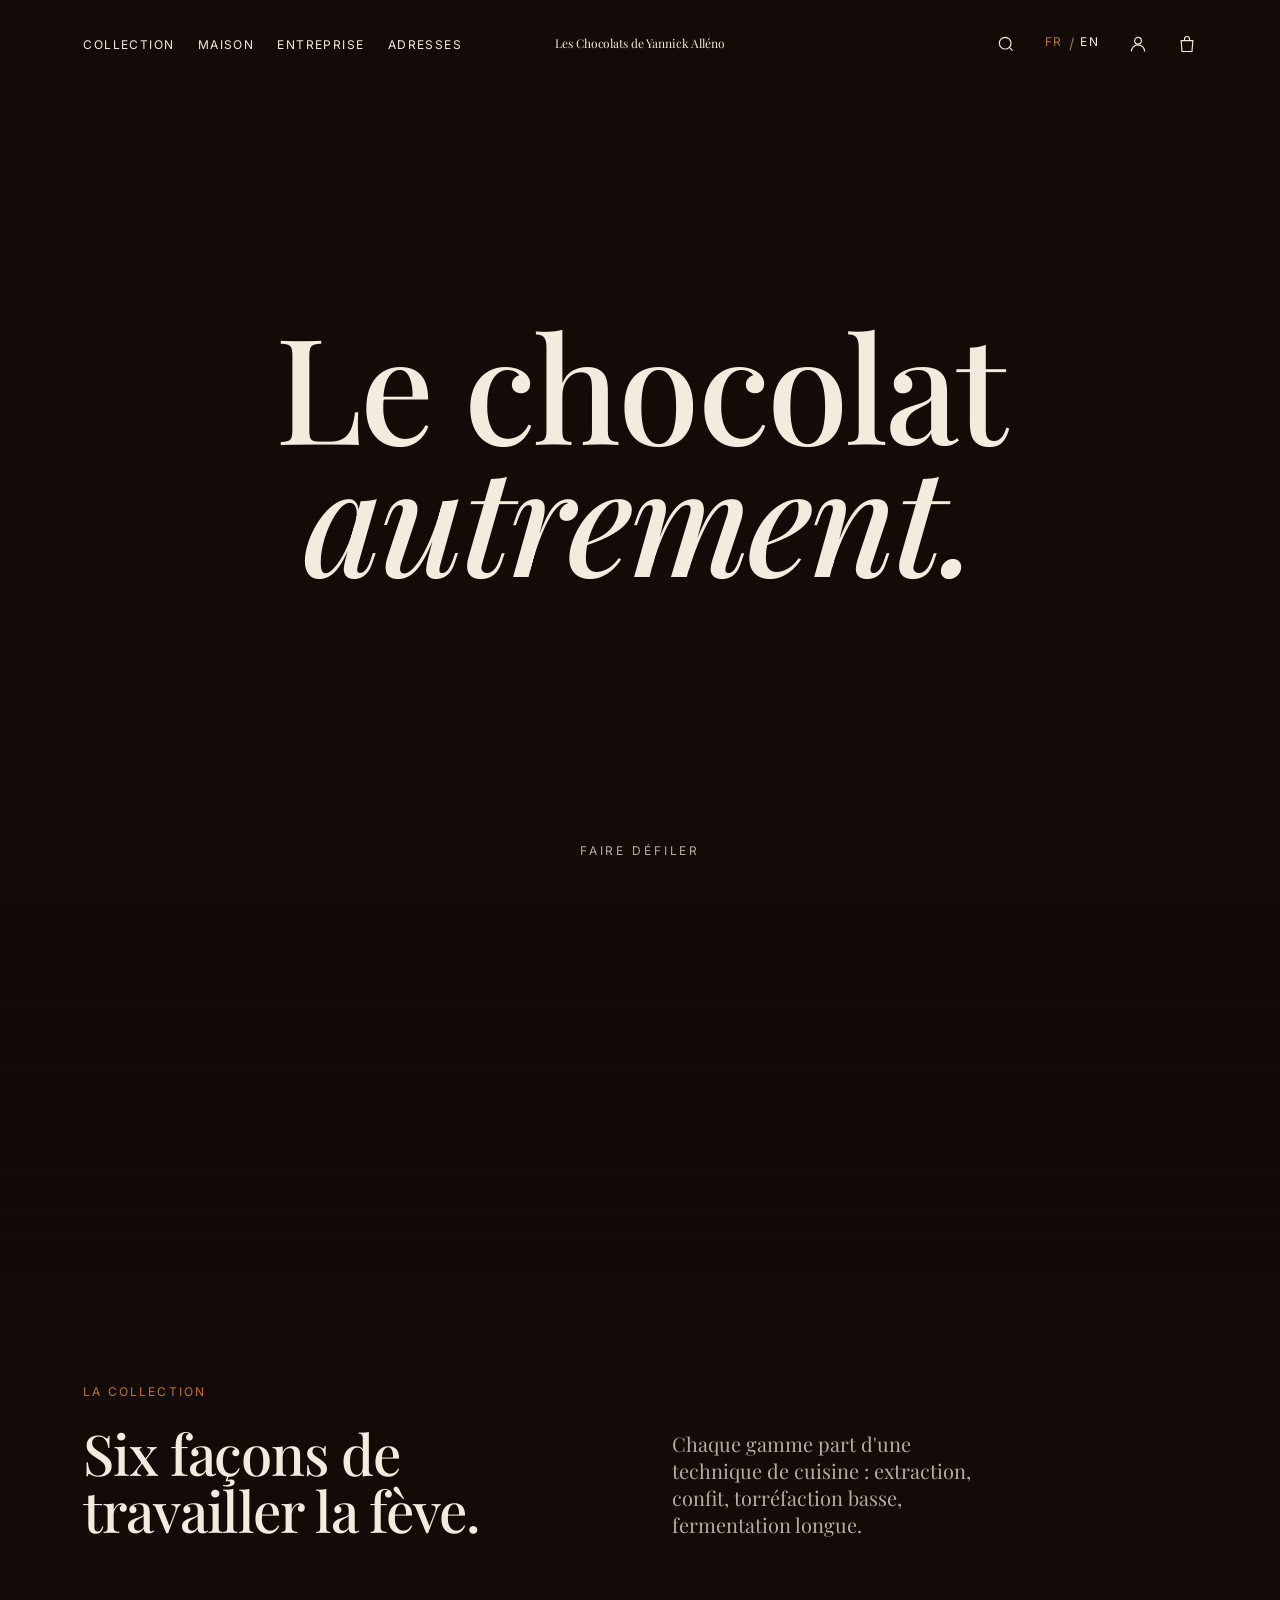
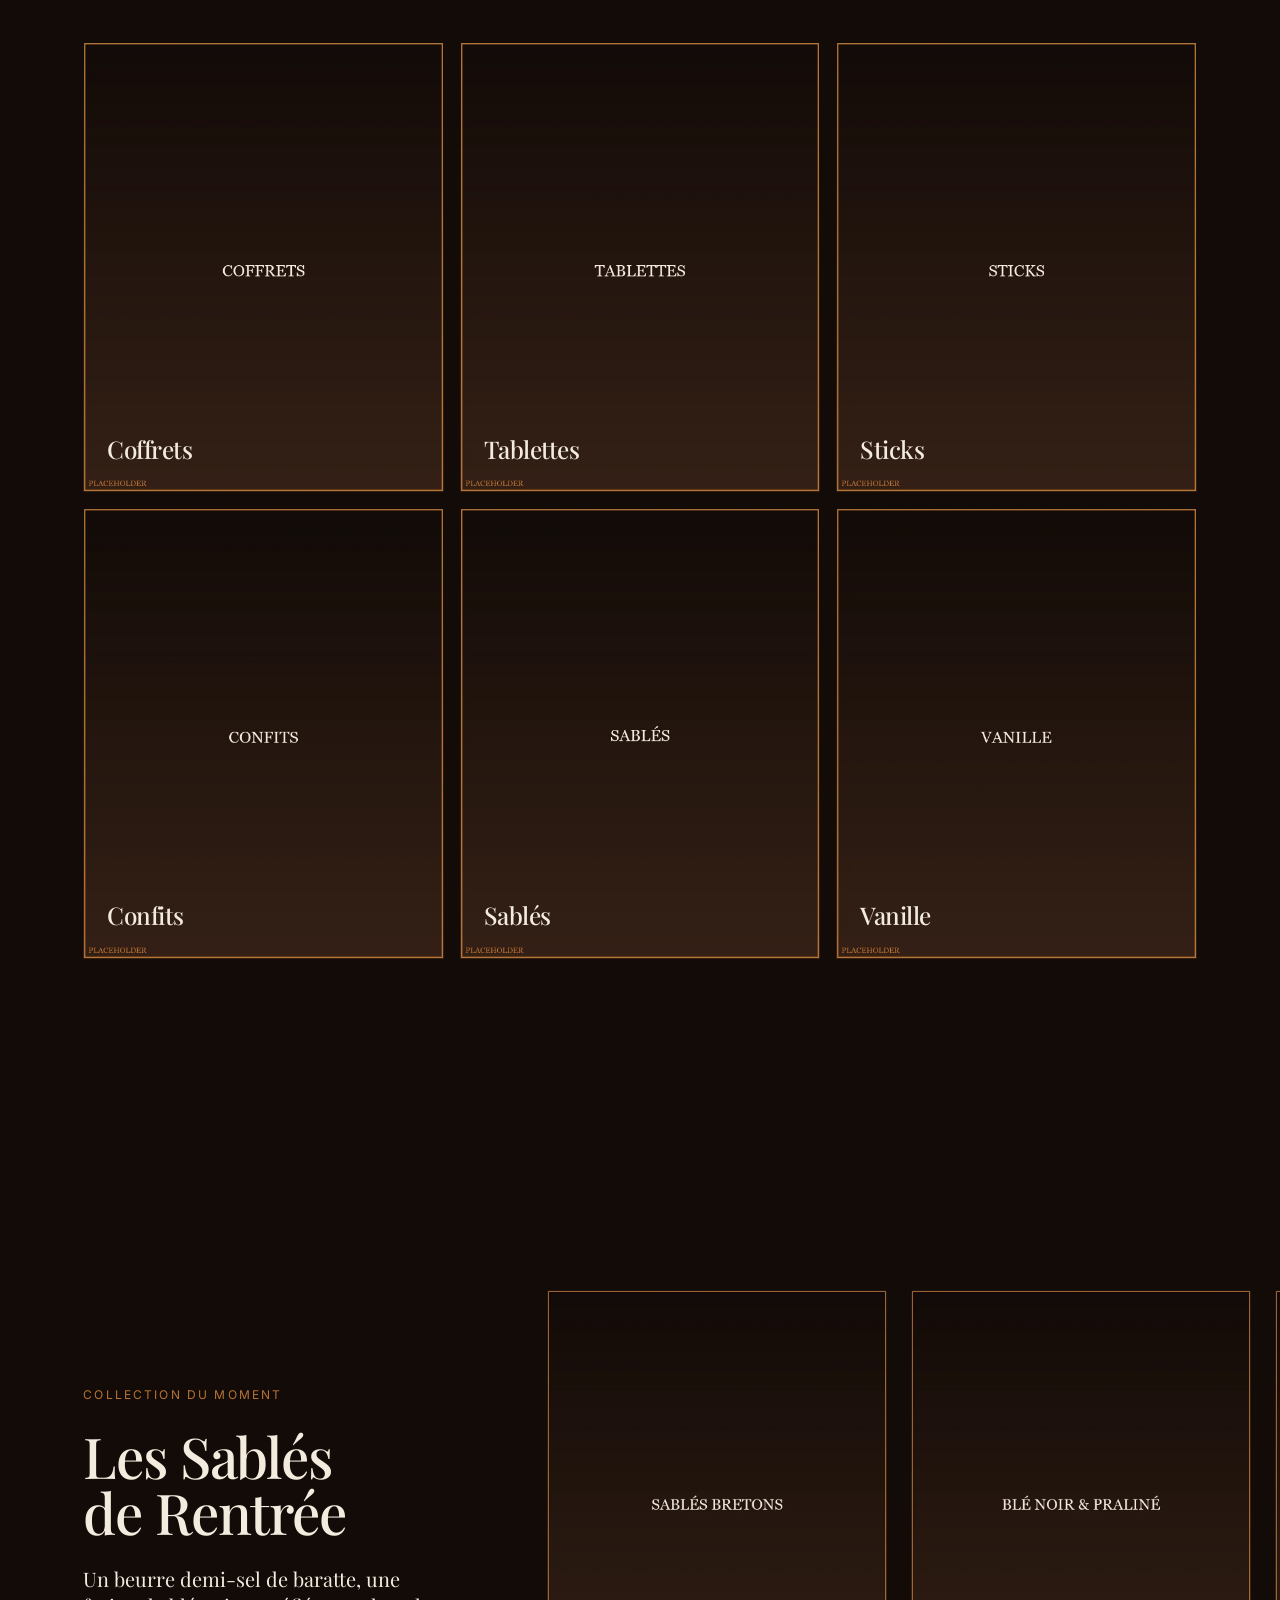
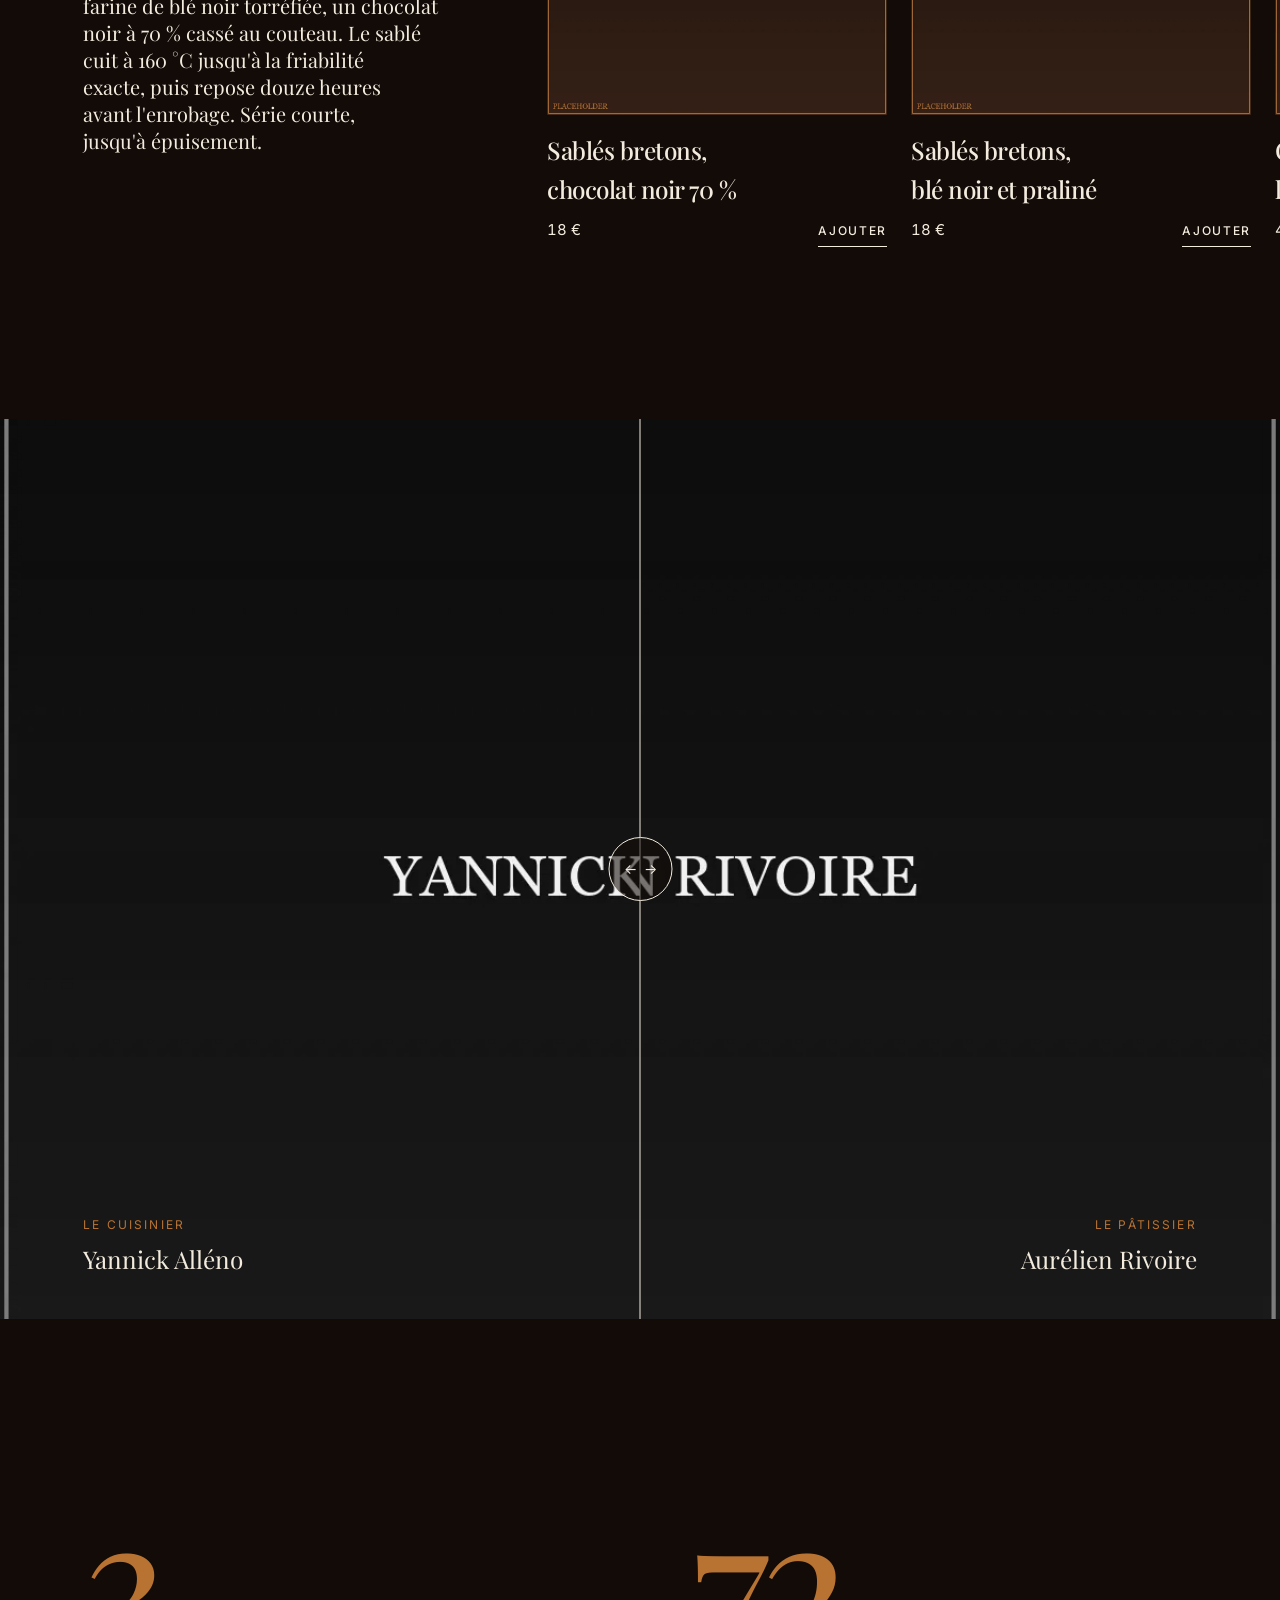
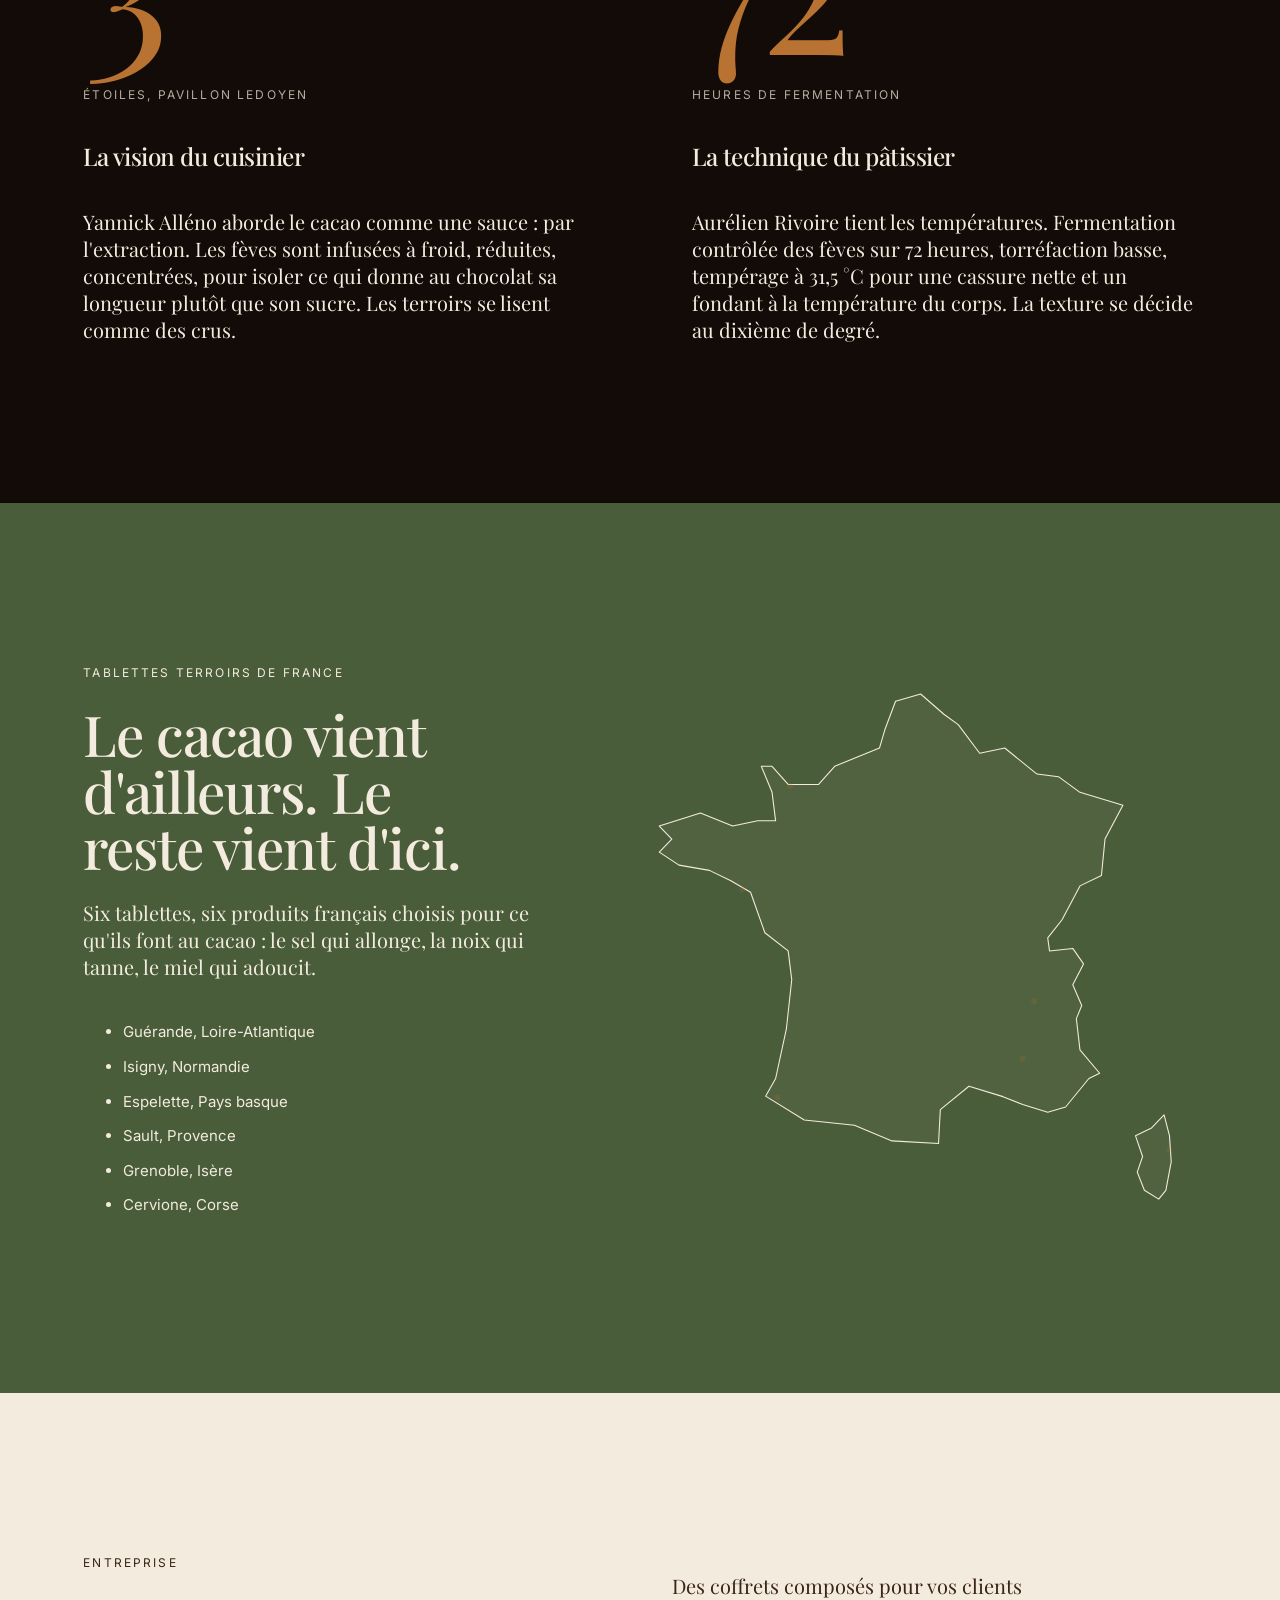
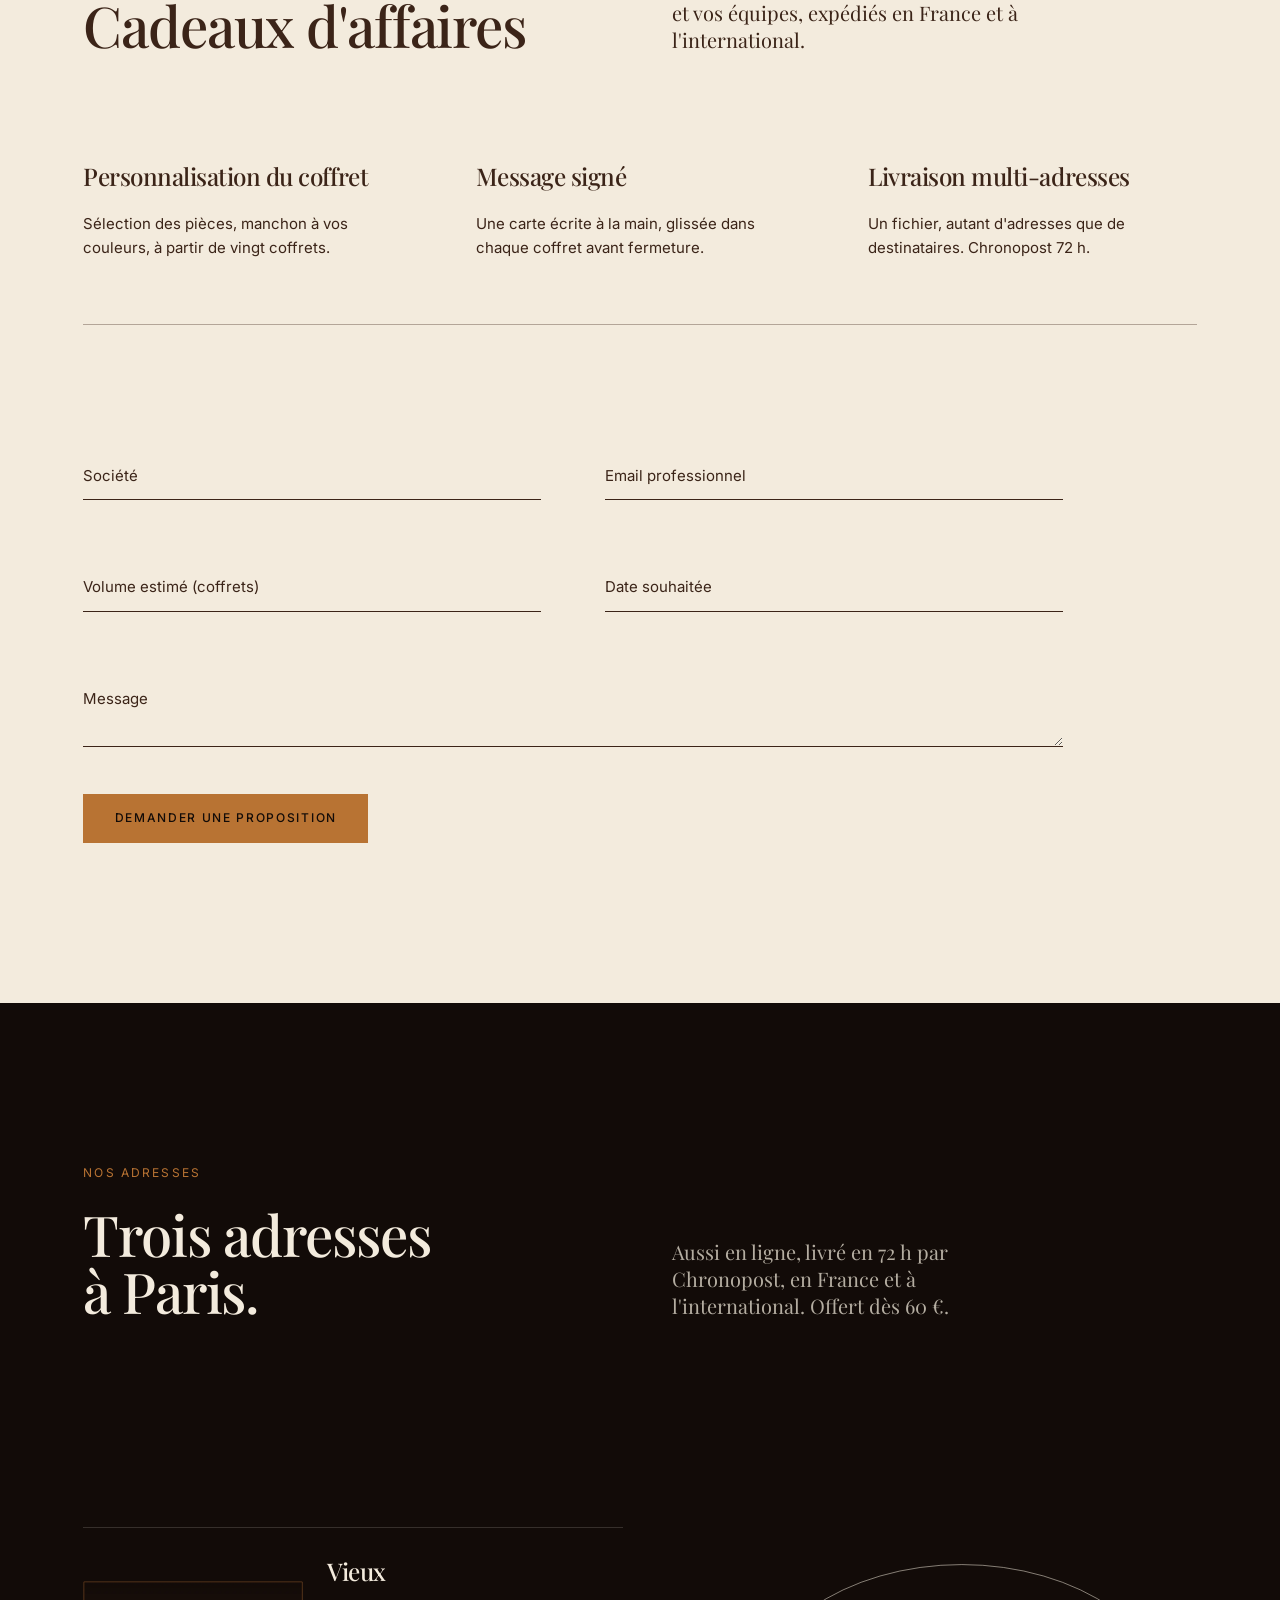
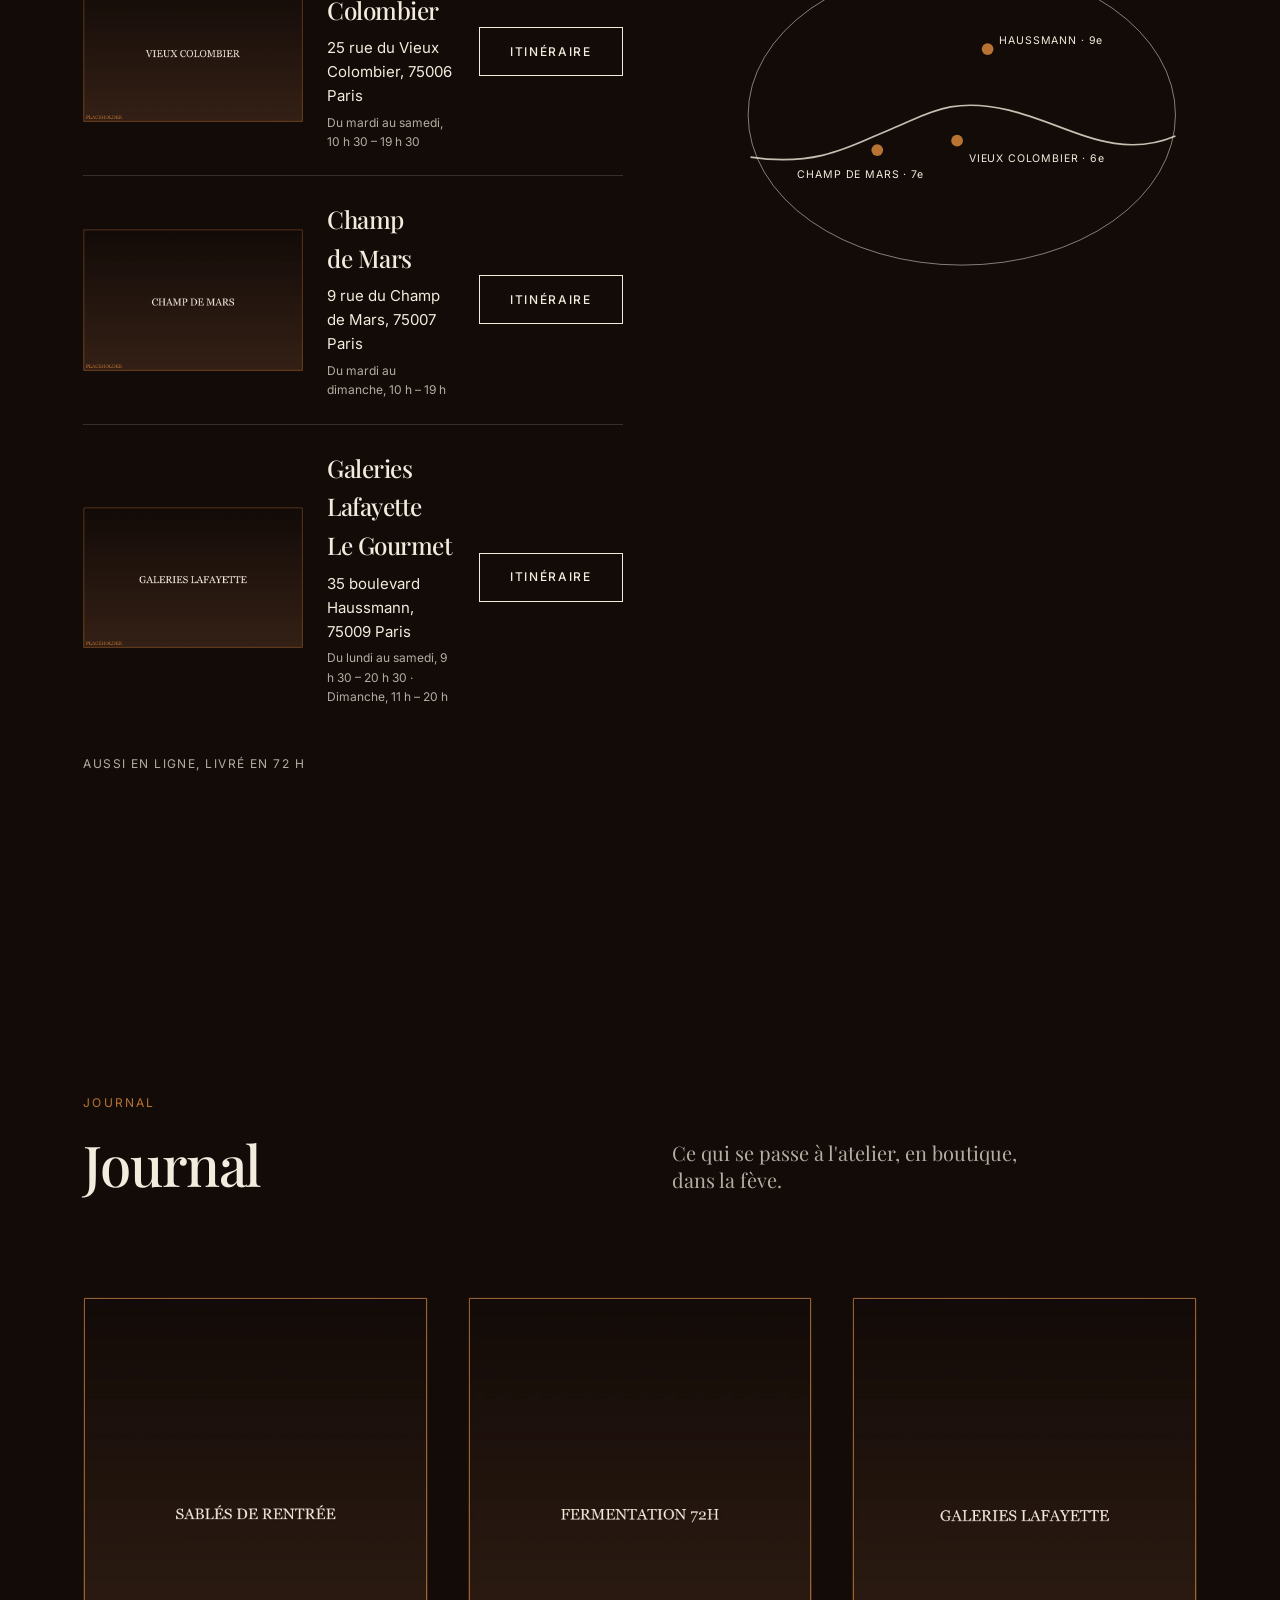
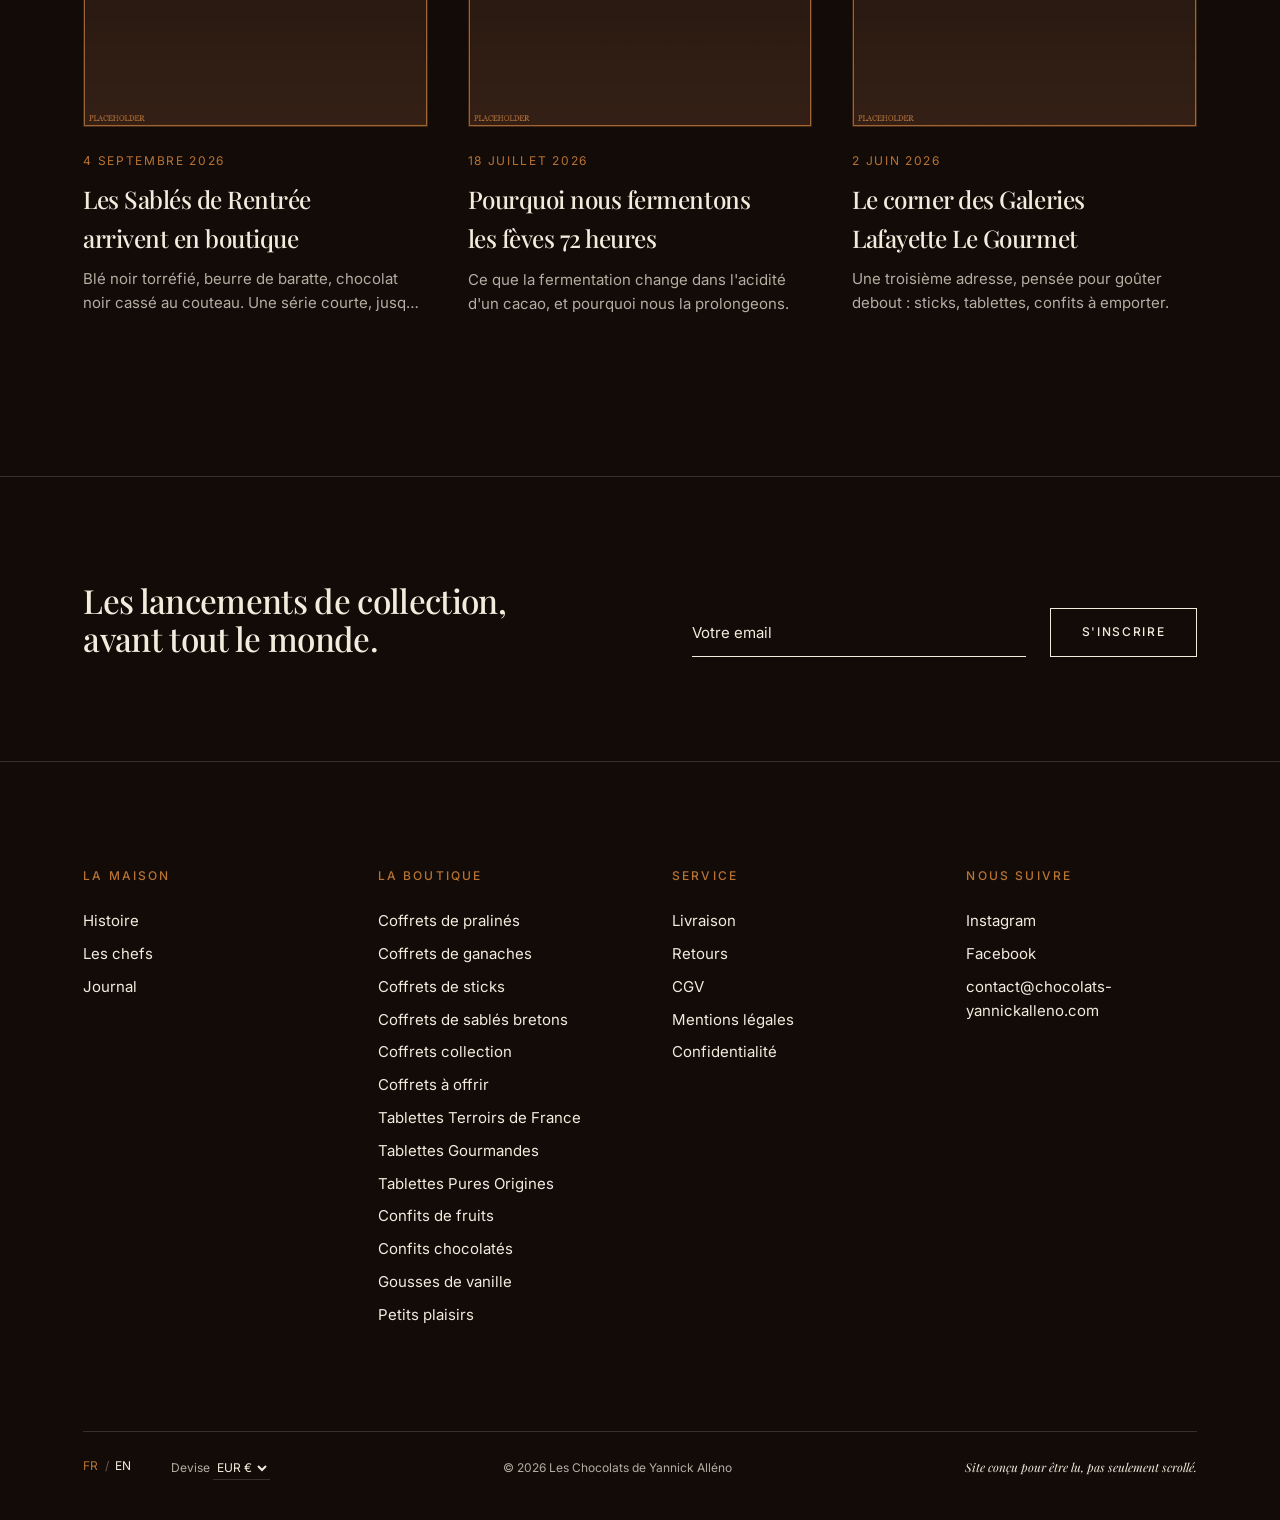
<file: index.html>
<!DOCTYPE html>
<html lang="fr">
<head>
  <meta charset="utf-8">
  <meta name="viewport" content="width=device-width, initial-scale=1">
  <title>Les Chocolats de Yannick Alléno — Le chocolat autrement</title>
  <meta name="description" content="Maison de chocolat gastronomique fondée par Yannick Alléno et Aurélien Rivoire. Extractions, fermentations, terroirs : un cacao travaillé comme un plat. Trois adresses à Paris, livraison en 72 h.">
  <!-- Déploiement de démonstration : hors index. Voir aussi robots.txt et X-Robots-Tag dans netlify.toml. -->
  <meta name="robots" content="noindex, nofollow">
  <meta property="og:type" content="website">
  <meta property="og:title" content="Les Chocolats de Yannick Alléno — Le chocolat autrement">
  <meta property="og:description" content="Un chocolat pensé par un cuisinier, pas par un confiseur. Trois adresses à Paris, livraison en 72 h.">
  <meta property="og:image" content="assets/img/hero-fallback.webp">
  <meta property="og:image:alt" content="Tablette de chocolat de la maison Yannick Alléno">
  <meta property="og:site_name" content="Les Chocolats de Yannick Alléno">
  <meta property="og:locale" content="fr_FR">
  <meta name="theme-color" content="#120B08">
  <link rel="preconnect" href="https://fonts.googleapis.com">
  <link rel="preconnect" href="https://fonts.gstatic.com" crossorigin>
  <link href="https://fonts.googleapis.com/css2?family=Playfair+Display:ital,wght@0,500;1,500&family=Inter:wght@400;500&display=swap" rel="stylesheet">
  <link rel="stylesheet" href="styles.css">
  <script type="importmap">
  {
    "imports": {
      "three": "https://unpkg.com/three@0.184.0/build/three.module.js",
      "three/addons/": "https://unpkg.com/three@0.184.0/examples/jsm/"
    }
  }
  </script>
  <script type="module" src="main.js"></script>
  <!-- Filet de sécurité : le pré-loader disparaît même si les modules CDN ne répondent pas -->
  <script>setTimeout(function () { var p = document.getElementById('preloader'); if (p) p.classList.add('is-done'); }, 1600);</script>
  <noscript><style>#preloader { display: none; }</style></noscript>
</head>
<body>

<div id="preloader" aria-hidden="true"><i></i></div>

<header class="header" id="header">
  <nav class="header__nav" aria-label="Navigation principale">
    <ul>
      <li class="has-mega">
        <a href="#collection" aria-haspopup="true" aria-controls="mega">Collection</a>
        <div class="mega" id="mega" aria-label="Toutes les gammes">
          <div class="mega__col">
            <p class="mega__title">Coffrets</p>
            <ul>
              <li><a href="produit.html" data-img="assets/img/range-coffrets.webp" data-label="Coffrets">Coffrets de pralinés</a></li>
              <li><a href="produit.html" data-img="assets/img/range-coffrets.webp" data-label="Coffrets">Coffrets de ganaches</a></li>
              <li><a href="produit.html" data-img="assets/img/range-sticks.webp" data-label="Sticks">Coffrets de sticks</a></li>
              <li><a href="produit.html" data-img="assets/img/range-sables.webp" data-label="Sablés">Coffrets de sablés bretons</a></li>
              <li><a href="produit.html" data-img="assets/img/range-coffrets.webp" data-label="Coffrets">Coffrets collection</a></li>
              <li><a href="produit.html" data-img="assets/img/range-coffrets.webp" data-label="Coffrets">Coffrets à offrir</a></li>
            </ul>
          </div>
          <div class="mega__col">
            <p class="mega__title">Tablettes</p>
            <ul>
              <li><a href="produit.html" data-img="assets/img/range-tablettes.webp" data-label="Tablettes">Tablettes Terroirs de France</a></li>
              <li><a href="produit.html" data-img="assets/img/range-tablettes.webp" data-label="Tablettes">Tablettes Gourmandes</a></li>
              <li><a href="produit.html" data-img="assets/img/range-tablettes.webp" data-label="Tablettes">Tablettes Pures Origines</a></li>
            </ul>
          </div>
          <div class="mega__col">
            <p class="mega__title">Douceurs</p>
            <ul>
              <li><a href="produit.html" data-img="assets/img/range-confits.webp" data-label="Confits">Confits de fruits</a></li>
              <li><a href="produit.html" data-img="assets/img/range-confits.webp" data-label="Confits">Confits chocolatés</a></li>
              <li><a href="produit.html" data-img="assets/img/range-sticks.webp" data-label="Sticks">Petits plaisirs</a></li>
            </ul>
          </div>
          <div class="mega__col">
            <p class="mega__title">Épicerie fine</p>
            <ul>
              <li><a href="produit.html" data-img="assets/img/range-vanille.webp" data-label="Vanille">Gousses de vanille</a></li>
            </ul>
          </div>
          <figure class="mega__img">
            <img id="mega-img" src="assets/img/range-coffrets.webp" width="1200" height="1500" alt="" loading="lazy">
            <figcaption id="mega-caption">Coffrets</figcaption>
          </figure>
        </div>
      </li>
      <li><a href="#chefs">Maison</a></li>
      <li><a href="#entreprise">Entreprise</a></li>
      <li><a href="#adresses">Adresses</a></li>
    </ul>
  </nav>
  <a class="header__logo" href="index.html" aria-label="Les Chocolats de Yannick Alléno, accueil">Les Chocolats de Yannick Alléno</a>
  <div class="header__tools">
    <button type="button" aria-label="Rechercher"><svg viewBox="0 0 24 24" aria-hidden="true"><circle cx="11" cy="11" r="7"/><path d="m20 20-4-4"/></svg></button>
    <nav class="lang" aria-label="Langue"><a href="index.html" aria-current="page" lang="fr">FR</a><span aria-hidden="true">/</span><a href="en/index.html" lang="en" hreflang="en">EN</a></nav>
    <a href="pages/compte.html" aria-label="Mon compte"><svg viewBox="0 0 24 24" aria-hidden="true"><circle cx="12" cy="8" r="4"/><path d="M4 21c0-4.4 3.6-8 8-8s8 3.6 8 8"/></svg></a>
    <button type="button" class="cart" id="cart" aria-label="Panier, 0 article"><svg viewBox="0 0 24 24" aria-hidden="true"><path d="M5 8h14l-1 13H6L5 8Z"/><path d="M9 8V6a3 3 0 0 1 6 0v2"/></svg><span class="cart-count" id="cart-count" aria-hidden="true"></span></button>
  </div>
</header>

<main id="main">

  <!-- Hero : canvas WebGL fixé sous le texte, H1 réel dans le DOM -->
  <section class="hero" id="hero" aria-label="Introduction">
    <canvas id="hero-canvas" aria-hidden="true"></canvas>
    <picture class="hero__fallback" id="hero-fallback">
      <source srcset="assets/img/hero-fallback.webp" type="image/webp">
      <img src="assets/img/hero-fallback.webp" width="1920" height="1080" alt="Tablette de chocolat noir sur fond cacao" fetchpriority="high">
    </picture>
    <h1 class="hero__title" id="hero-title"><span class="line">Le chocolat</span><span class="line line--it">autrement.</span></h1>
    <p class="hero__tagline" id="hero-tagline">Deux chefs. Un cuisinier, un pâtissier. Un cacao qu'on travaille comme un plat.</p>
    <p class="hero__cue" id="hero-cue" aria-hidden="true">Faire défiler</p>
  </section>

  <!-- La collection -->
  <section class="section collection" id="collection" aria-label="La collection">
    <div class="collection__spacer" aria-hidden="true"></div>
    <div class="collection__body" id="collection-body">
      <div class="section__head">
        <div><p class="eyebrow">La collection</p><h2 class="h2">Six façons de travailler la fève.</h2></div>
        <p class="lead">Chaque gamme part d'une technique de cuisine : extraction, confit, torréfaction basse, fermentation longue.</p>
      </div>
      <div class="tiles">
        <a class="tile" href="produit.html">
          <picture><source srcset="assets/img/range-coffrets.webp" type="image/webp"><img src="assets/img/range-coffrets.webp" width="1200" height="1500" alt="Coffret de chocolats ouvert sur fond sombre" loading="lazy"></picture>
          <h3 class="tile__title">Coffrets</h3>
        </a>
        <a class="tile" href="produit.html">
          <picture><source srcset="assets/img/range-tablettes.webp" type="image/webp"><img src="assets/img/range-tablettes.webp" width="1200" height="1500" alt="Tablette de chocolat noir posée sur fond sombre" loading="lazy"></picture>
          <h3 class="tile__title">Tablettes</h3>
        </a>
        <a class="tile" href="produit.html">
          <picture><source srcset="assets/img/range-sticks.webp" type="image/webp"><img src="assets/img/range-sticks.webp" width="1200" height="1500" alt="Sticks de chocolat alignés dans leur coffret" loading="lazy"></picture>
          <h3 class="tile__title">Sticks</h3>
        </a>
        <a class="tile" href="produit.html">
          <picture><source srcset="assets/img/range-confits.webp" type="image/webp"><img src="assets/img/range-confits.webp" width="1200" height="1500" alt="Pot de confit de fruits au chocolat" loading="lazy"></picture>
          <h3 class="tile__title">Confits</h3>
        </a>
        <a class="tile" href="produit.html">
          <picture><source srcset="assets/img/range-sables.webp" type="image/webp"><img src="assets/img/range-sables.webp" width="1200" height="1500" alt="Sablés bretons enrobés de chocolat" loading="lazy"></picture>
          <h3 class="tile__title">Sablés</h3>
        </a>
        <a class="tile" href="produit.html">
          <picture><source srcset="assets/img/range-vanille.webp" type="image/webp"><img src="assets/img/range-vanille.webp" width="1200" height="1500" alt="Trois gousses de vanille dans leur étui" loading="lazy"></picture>
          <h3 class="tile__title">Vanille</h3>
        </a>
      </div>
    </div>
  </section>

  <!-- Collection du moment -->
  <section class="section moment" id="moment" aria-label="Collection du moment">
    <div class="moment__text">
      <p class="eyebrow">Collection du moment</p>
      <h2 class="h2">Les Sablés de Rentrée</h2>
      <p class="lead">Un beurre demi-sel de baratte, une farine de blé noir torréfiée, un chocolat noir à 70 % cassé au couteau. Le sablé cuit à 160 °C jusqu'à la friabilité exacte, puis repose douze heures avant l'enrobage. Série courte, jusqu'à épuisement.</p>
    </div>
    <div class="moment__right">
      <div class="moment__track" id="moment-track">
        <article class="card" data-product>
          <div class="card__media"><picture><source srcset="assets/img/rentree-1.webp" type="image/webp"><img src="assets/img/rentree-1.webp" width="1000" height="1250" alt="Sablés bretons enrobés de chocolat noir 70 %" loading="lazy"></picture></div>
          <h3 class="card__name">Sablés bretons, chocolat noir 70 %</h3>
          <div class="card__row"><p class="price">18 €</p><button type="button" class="btn btn--line" data-add><span>Ajouter</span></button></div>
        </article>
        <article class="card" data-product>
          <div class="card__media"><picture><source srcset="assets/img/rentree-2.webp" type="image/webp"><img src="assets/img/rentree-2.webp" width="1000" height="1250" alt="Sablés bretons au blé noir et praliné" loading="lazy"></picture></div>
          <h3 class="card__name">Sablés bretons, blé noir et praliné</h3>
          <div class="card__row"><p class="price">18 €</p><button type="button" class="btn btn--line" data-add><span>Ajouter</span></button></div>
        </article>
        <article class="card" data-product>
          <div class="card__media"><picture><source srcset="assets/img/rentree-3.webp" type="image/webp"><img src="assets/img/rentree-3.webp" width="1000" height="1250" alt="Coffret de Rentrée réunissant les trois sablés" loading="lazy"></picture></div>
          <h3 class="card__name">Coffret de Rentrée, les trois sablés</h3>
          <div class="card__row"><p class="price">48 €</p><button type="button" class="btn btn--line" data-add><span>Ajouter</span></button></div>
        </article>
      </div>
    </div>
  </section>

  <!-- Les deux chefs -->
  <section class="section chefs" id="chefs" aria-label="Les deux chefs">
    <div class="diptych" id="diptych">
      <picture><source srcset="assets/img/chef-rivoire.webp" type="image/webp"><img src="assets/img/chef-rivoire.webp" width="1200" height="1600" alt="Portrait en noir et blanc d'Aurélien Rivoire, chef pâtissier" loading="lazy"></picture>
      <picture class="diptych__top"><source srcset="assets/img/chef-alleno.webp" type="image/webp"><img src="assets/img/chef-alleno.webp" width="1200" height="1600" alt="Portrait en noir et blanc de Yannick Alléno, chef cuisinier" loading="lazy"></picture>
      <p class="diptych__name diptych__name--l"><small>Le cuisinier</small>Yannick Alléno</p>
      <p class="diptych__name diptych__name--r"><small>Le pâtissier</small>Aurélien Rivoire</p>
      <div class="diptych__handle" role="slider" tabindex="0" aria-label="Révéler l'un ou l'autre portrait" aria-valuemin="0" aria-valuemax="100" aria-valuenow="50" aria-orientation="horizontal"></div>
    </div>
    <div class="chefs__cols">
      <div class="reveal">
        <p class="chefs__num">3<small>étoiles, Pavillon Ledoyen</small></p>
        <h2 class="h2" style="font-size: var(--fs-h3);">La vision du cuisinier</h2>
        <p class="lead">Yannick Alléno aborde le cacao comme une sauce : par l'extraction. Les fèves sont infusées à froid, réduites, concentrées, pour isoler ce qui donne au chocolat sa longueur plutôt que son sucre. Les terroirs se lisent comme des crus.</p>
      </div>
      <div class="reveal">
        <p class="chefs__num">72<small>heures de fermentation</small></p>
        <h2 class="h2" style="font-size: var(--fs-h3);">La technique du pâtissier</h2>
        <p class="lead">Aurélien Rivoire tient les températures. Fermentation contrôlée des fèves sur 72 heures, torréfaction basse, tempérage à 31,5 °C pour une cassure nette et un fondant à la température du corps. La texture se décide au dixième de degré.</p>
      </div>
    </div>
  </section>

  <!-- Terroirs de France -->
  <section class="section terroirs" id="terroirs" aria-label="Terroirs de France">
    <div class="reveal">
      <p class="eyebrow">Tablettes Terroirs de France</p>
      <h2 class="h2">Le cacao vient d'ailleurs. Le reste vient d'ici.</h2>
      <p class="lead" style="margin-top: var(--s-3);">Six tablettes, six produits français choisis pour ce qu'ils font au cacao : le sel qui allonge, la noix qui tanne, le miel qui adoucit.</p>
      <ul class="terroirs__list" aria-label="Liste des terroirs">
        <li><button type="button" data-for="guerande">Guérande, Loire-Atlantique</button></li>
        <li><button type="button" data-for="isigny">Isigny, Normandie</button></li>
        <li><button type="button" data-for="espelette">Espelette, Pays basque</button></li>
        <li><button type="button" data-for="lavande">Sault, Provence</button></li>
        <li><button type="button" data-for="grenoble">Grenoble, Isère</button></li>
        <li><button type="button" data-for="cervione">Cervione, Corse</button></li>
      </ul>
    </div>
    <div class="map" id="map">
      <svg viewBox="0 0 470 445" role="img" aria-label="Carte de France stylisée avec les six terroirs des tablettes">
        <path class="outline" d="M238.5 9.2 L217.5 15.3 L208.5 39.2 L204.0 54.5 L166.5 69.8 L153.0 85.0 L127.5 85.0 L114.0 69.8 L105.0 69.8 L114.0 91.6 L117.0 115.5 L102.0 115.5 L81.0 119.9 L54.0 109.0 L19.5 119.9 L30.0 130.8 L19.5 141.7 L36.0 152.6 L61.5 157.0 L79.5 165.7 L96.0 175.3 L108.0 209.3 L127.5 224.5 L130.5 248.5 L126.0 289.9 L117.0 331.4 L108.6 346.2 L141.0 366.2 L183.0 370.6 L214.5 383.7 L253.5 385.9 L255.0 357.5 L279.0 337.9 L307.5 346.6 L324.0 353.2 L345.0 359.7 L360.0 355.3 L379.5 331.4 L388.5 327.0 L372.0 307.4 L369.0 281.2 L373.5 270.3 L366.0 252.9 L375.0 235.4 L366.0 222.4 L346.5 224.5 L345.0 213.6 L357.0 198.4 L372.0 170.0 L390.0 161.3 L393.0 130.8 L408.0 102.5 L372.0 91.6 L354.0 78.5 L336.0 76.3 L309.0 54.5 L288.0 58.9 L270.0 34.9 L258.0 26.2 Z"/>
        <path class="outline" d="M442.5 361.9 L447.0 379.3 L448.5 401.1 L444.0 425.1 L438.0 432.5 L426.0 425.1 L420.0 409.8 L424.5 396.8 L418.5 379.3 L432.0 372.8 Z"/>
        <g class="terroir" id="t-guerande" tabindex="0" role="button" aria-label="Guérande : Tablette Fleur de sel de Guérande" data-name="Tablette Fleur de sel de Guérande" data-text="Le sel arrive après le cacao, sur la langue, et allonge l'amertume." data-img="assets/img/tablette-guerande.webp"><circle class="halo" cx="89.1" cy="173.1" r="9"/><circle class="dot" cx="89.1" cy="173.1" r="5"/><circle class="hit" cx="89.1" cy="173.1" r="16"/></g>
        <g class="terroir" id="t-isigny" tabindex="0" role="button" aria-label="Isigny : Tablette Caramel beurre salé d'Isigny" data-name="Tablette Caramel beurre salé d'Isigny" data-text="Un caramel cuit à 172 °C, plié dans un noir à 64 %." data-img="assets/img/tablette-isigny.webp"><circle class="halo" cx="129" cy="86.3" r="9"/><circle class="dot" cx="129" cy="86.3" r="5"/><circle class="hit" cx="129" cy="86.3" r="16"/></g>
        <g class="terroir" id="t-espelette" tabindex="0" role="button" aria-label="Espelette : Tablette Piment d'Espelette" data-name="Tablette Piment d'Espelette" data-text="La chaleur monte tard, une fois le chocolat fondu." data-img="assets/img/tablette-espelette.webp"><circle class="halo" cx="118.5" cy="347.1" r="9"/><circle class="dot" cx="118.5" cy="347.1" r="5"/><circle class="hit" cx="118.5" cy="347.1" r="16"/></g>
        <g class="terroir" id="t-lavande" tabindex="0" role="button" aria-label="Sault : Tablette Miel de lavande" data-name="Tablette Miel de lavande" data-text="Un miel de Provence qui adoucit la fève sans la sucrer." data-img="assets/img/tablette-lavande.webp"><circle class="halo" cx="324" cy="314.4" r="9"/><circle class="dot" cx="324" cy="314.4" r="5"/><circle class="hit" cx="324" cy="314.4" r="16"/></g>
        <g class="terroir" id="t-grenoble" tabindex="0" role="button" aria-label="Grenoble : Tablette Noix de Grenoble" data-name="Tablette Noix de Grenoble" data-text="Torréfiée à 150 °C, la noix garde son tanin." data-img="assets/img/tablette-grenoble.webp"><circle class="halo" cx="333.6" cy="266.4" r="9"/><circle class="dot" cx="333.6" cy="266.4" r="5"/><circle class="hit" cx="333.6" cy="266.4" r="16"/></g>
        <g class="terroir" id="t-cervione" tabindex="0" role="button" aria-label="Cervione : Tablette Noisette de Cervione" data-name="Tablette Noisette de Cervione" data-text="Une noisette corse, pralinée à sec, sans lait." data-img="assets/img/tablette-cervione.webp"><circle class="halo" cx="447" cy="391.1" r="9"/><circle class="dot" cx="447" cy="391.1" r="5"/><circle class="hit" cx="447" cy="391.1" r="16"/></g>
      </svg>
      <div class="terroir-card" id="terroir-card" aria-live="polite">
        <picture><source srcset="assets/img/tablette-guerande.webp" type="image/webp"><img src="assets/img/tablette-guerande.webp" width="600" height="900" alt="" loading="lazy"></picture>
        <p class="terroir-card__name"></p>
        <p class="terroir-card__text"></p>
      </div>
    </div>
  </section>

  <!-- Offre entreprise -->
  <section class="section entreprise" id="entreprise" aria-label="Cadeaux d'affaires">
    <div class="section__head">
      <div><p class="eyebrow">Entreprise</p><h2 class="h2">Cadeaux d'affaires</h2></div>
      <p class="lead">Des coffrets composés pour vos clients et vos équipes, expédiés en France et à l'international.</p>
    </div>
    <div class="args">
      <div class="reveal"><h3>Personnalisation du coffret</h3><p>Sélection des pièces, manchon à vos couleurs, à partir de vingt coffrets.</p></div>
      <div class="reveal"><h3>Message signé</h3><p>Une carte écrite à la main, glissée dans chaque coffret avant fermeture.</p></div>
      <div class="reveal"><h3>Livraison multi-adresses</h3><p>Un fichier, autant d'adresses que de destinataires. Chronopost 72 h.</p></div>
    </div>
    <form class="form" data-async aria-label="Demande de proposition">
      <div class="field"><input id="f-societe" name="societe" type="text" placeholder=" " autocomplete="organization" required><label for="f-societe">Société</label></div>
      <div class="field"><input id="f-email" name="email" type="email" placeholder=" " autocomplete="email" required><label for="f-email">Email professionnel</label></div>
      <div class="field"><input id="f-volume" name="volume" type="number" min="20" step="10" placeholder=" "><label for="f-volume">Volume estimé (coffrets)</label></div>
      <div class="field"><input id="f-date" name="date" type="text" placeholder=" "><label for="f-date">Date souhaitée</label></div>
      <div class="field field--full"><textarea id="f-message" name="message" rows="2" placeholder=" "></textarea><label for="f-message">Message</label></div>
      <div class="form__actions">
        <button type="submit" class="btn btn--fill"><span>Demander une proposition</span></button>
        <p class="form__done" hidden>Bien reçu. Une réponse sous 48 h.</p>
      </div>
    </form>
  </section>

  <!-- Nos adresses -->
  <section class="section adresses" id="adresses" aria-label="Nos adresses">
    <div class="section__head">
      <div><p class="eyebrow">Nos adresses</p><h2 class="h2">Trois adresses à Paris.</h2></div>
      <p class="lead">Aussi en ligne, livré en 72 h par Chronopost, en France et à l'international. Offert dès 60 €.</p>
    </div>
    <div class="shops">
      <article class="shop reveal">
        <picture><source srcset="assets/img/boutique-vieux-colombier.webp" type="image/webp"><img src="assets/img/boutique-vieux-colombier.webp" width="1400" height="900" alt="Devanture de la boutique rue du Vieux Colombier" loading="lazy"></picture>
        <div>
          <h3>Vieux Colombier</h3>
          <address>25 rue du Vieux Colombier, 75006 Paris</address>
          <p class="muted">Du mardi au samedi, 10 h 30 – 19 h 30</p>
        </div>
        <a class="btn" href="https://www.google.com/maps/search/?api=1&query=25+rue+du+Vieux+Colombier+75006+Paris" target="_blank" rel="noopener"><span>Itinéraire</span></a>
      </article>
      <article class="shop reveal">
        <picture><source srcset="assets/img/boutique-champ-de-mars.webp" type="image/webp"><img src="assets/img/boutique-champ-de-mars.webp" width="1400" height="900" alt="Devanture de la boutique rue du Champ de Mars" loading="lazy"></picture>
        <div>
          <h3>Champ de Mars</h3>
          <address>9 rue du Champ de Mars, 75007 Paris</address>
          <p class="muted">Du mardi au dimanche, 10 h – 19 h</p>
        </div>
        <a class="btn" href="https://www.google.com/maps/search/?api=1&query=9+rue+du+Champ+de+Mars+75007+Paris" target="_blank" rel="noopener"><span>Itinéraire</span></a>
      </article>
      <article class="shop reveal">
        <picture><source srcset="assets/img/boutique-lafayette.webp" type="image/webp"><img src="assets/img/boutique-lafayette.webp" width="1400" height="900" alt="Corner Galeries Lafayette Le Gourmet, boulevard Haussmann" loading="lazy"></picture>
        <div>
          <h3>Galeries Lafayette Le Gourmet</h3>
          <address>35 boulevard Haussmann, 75009 Paris</address>
          <p class="muted">Du lundi au samedi, 9 h 30 – 20 h 30 · Dimanche, 11 h – 20 h</p>
        </div>
        <a class="btn" href="https://www.google.com/maps/search/?api=1&query=Galeries+Lafayette+Le+Gourmet+35+boulevard+Haussmann+75009+Paris" target="_blank" rel="noopener"><span>Itinéraire</span></a>
      </article>
      <p class="adresses__note">Aussi en ligne, livré en 72 h</p>
    </div>
    <div class="plan" aria-hidden="true">
      <svg viewBox="0 0 400 320">
        <ellipse class="ring" cx="200" cy="160" rx="182" ry="128"/>
        <path class="seine" d="M382 178 C 330 200, 290 168, 240 156 S 170 160, 140 172 S 80 205, 20 196"/>
        <circle class="pin" cx="222" cy="104" r="5"/><text x="232" y="100">HAUSSMANN · 9e</text>
        <circle class="pin" cx="196" cy="182" r="5"/><text x="206" y="200">VIEUX COLOMBIER · 6e</text>
        <circle class="pin" cx="128" cy="190" r="5"/><text x="60" y="214">CHAMP DE MARS · 7e</text>
      </svg>
    </div>
  </section>

  <!-- Journal -->
  <section class="section" id="journal" aria-label="Journal">
    <div class="section__head">
      <div><p class="eyebrow">Journal</p><h2 class="h2">Journal</h2></div>
      <p class="lead">Ce qui se passe à l'atelier, en boutique, dans la fève.</p>
    </div>
    <div class="posts">
      <a class="post reveal" href="pages/journal.html">
        <picture><source srcset="assets/img/journal-1.webp" type="image/webp"><img src="assets/img/journal-1.webp" width="1000" height="1250" alt="Sablés de Rentrée disposés sur un plan de travail" loading="lazy"></picture>
        <time datetime="2026-09-04">4 septembre 2026</time>
        <h3>Les Sablés de Rentrée arrivent en boutique</h3>
        <p>Blé noir torréfié, beurre de baratte, chocolat noir cassé au couteau. Une série courte, jusqu'à épuisement.</p>
      </a>
      <a class="post reveal" href="pages/journal.html">
        <picture><source srcset="assets/img/journal-2.webp" type="image/webp"><img src="assets/img/journal-2.webp" width="1000" height="1250" alt="Fèves de cacao en cours de fermentation" loading="lazy"></picture>
        <time datetime="2026-07-18">18 juillet 2026</time>
        <h3>Pourquoi nous fermentons les fèves 72 heures</h3>
        <p>Ce que la fermentation change dans l'acidité d'un cacao, et pourquoi nous la prolongeons.</p>
      </a>
      <a class="post reveal" href="pages/journal.html">
        <picture><source srcset="assets/img/journal-3.webp" type="image/webp"><img src="assets/img/journal-3.webp" width="1000" height="1250" alt="Comptoir du corner aux Galeries Lafayette Le Gourmet" loading="lazy"></picture>
        <time datetime="2026-06-02">2 juin 2026</time>
        <h3>Le corner des Galeries Lafayette Le Gourmet</h3>
        <p>Une troisième adresse, pensée pour goûter debout : sticks, tablettes, confits à emporter.</p>
      </a>
    </div>
  </section>

  <!-- Newsletter -->
  <section class="section newsletter" aria-label="Newsletter">
    <h2>Les lancements de collection, avant tout le monde.</h2>
    <form data-async aria-label="Inscription à la newsletter">
      <div class="field"><input id="nl-email" name="email" type="email" placeholder=" " autocomplete="email" required><label for="nl-email">Votre email</label></div>
      <button type="submit" class="btn"><span>S'inscrire</span></button>
      <p class="form__done" hidden style="grid-column: 1 / -1;">Inscription enregistrée.</p>
    </form>
  </section>

</main>

<footer class="footer" aria-label="Pied de page">
  <div class="footer__cols">
    <nav aria-label="La maison"><h2>La maison</h2><ul><li><a href="pages/histoire.html">Histoire</a></li><li><a href="#chefs">Les chefs</a></li><li><a href="#journal">Journal</a></li></ul></nav>
    <nav aria-label="La boutique"><h2>La boutique</h2><ul>
      <li><a href="produit.html">Coffrets de pralinés</a></li><li><a href="produit.html">Coffrets de ganaches</a></li><li><a href="produit.html">Coffrets de sticks</a></li><li><a href="produit.html">Coffrets de sablés bretons</a></li><li><a href="produit.html">Coffrets collection</a></li><li><a href="produit.html">Coffrets à offrir</a></li>
      <li><a href="produit.html">Tablettes Terroirs de France</a></li><li><a href="produit.html">Tablettes Gourmandes</a></li><li><a href="produit.html">Tablettes Pures Origines</a></li>
      <li><a href="produit.html">Confits de fruits</a></li><li><a href="produit.html">Confits chocolatés</a></li><li><a href="produit.html">Gousses de vanille</a></li><li><a href="produit.html">Petits plaisirs</a></li>
    </ul></nav>
    <nav aria-label="Service"><h2>Service</h2><ul><li><a href="pages/livraison.html">Livraison</a></li><li><a href="pages/retours.html">Retours</a></li><li><a href="pages/cgv.html">CGV</a></li><li><a href="pages/mentions-legales.html">Mentions légales</a></li><li><a href="pages/confidentialite.html">Confidentialité</a></li></ul></nav>
    <nav aria-label="Nous suivre"><h2>Nous suivre</h2><ul><li><a href="https://www.instagram.com/" rel="noopener" target="_blank">Instagram</a></li><li><a href="https://www.facebook.com/" rel="noopener" target="_blank">Facebook</a></li><li><a href="mailto:contact@chocolats-yannickalleno.com">contact@chocolats-yannickalleno.com</a></li></ul></nav>
  </div>
  <div class="footer__bar">
    <div class="switches">
      <nav class="lang" aria-label="Langue"><a href="index.html" aria-current="page" lang="fr">FR</a><span aria-hidden="true">/</span><a href="en/index.html" lang="en" hreflang="en">EN</a></nav>
      <label>Devise <select name="devise" aria-label="Devise"><option>EUR €</option><option>USD $</option><option>GBP £</option></select></label>
    </div>
    <p>© 2026 Les Chocolats de Yannick Alléno</p>
    <p><em>Site conçu pour être lu, pas seulement scrollé.</em></p>
  </div>
</footer>

</body>
</html>
</file>
<file: styles.css>
/* =====================================================================
   Les Chocolats de Yannick Alléno — styles.css
   Cible laptop 1280–1920 px. Aucune media query mobile pour l'instant.
   Palette et espacements en custom properties, typographie en clamp().
   ===================================================================== */

:root {
  --c-cacao: #120B08;
  --c-brun: #3B2418;
  --c-cuivre: #B87333;
  --c-creme: #F3EBDD;
  --c-feve: #4A5D3A;
  --c-creme-70: rgba(243, 235, 221, .72);
  --c-line: rgba(243, 235, 221, .16);
  --c-line-brun: rgba(59, 36, 24, .35);

  --f-serif: "Playfair Display", "Times New Roman", Georgia, serif;
  --f-sans: "Inter", "Helvetica Neue", Arial, sans-serif;

  --gutter: clamp(56px, 6.5vw, 128px);
  --s-1: .5rem;
  --s-2: 1rem;
  --s-3: 1.5rem;
  --s-4: 2.5rem;
  --s-5: 4rem;
  --s-6: 6.5rem;
  --s-7: 10rem;
  --header-h: 88px;

  --fs-h1: clamp(120px, 11.5vw, 220px);
  --fs-h2: clamp(48px, 4.4vw, 84px);
  --fs-h3: clamp(24px, 1.9vw, 36px);
  --fs-lead: clamp(20px, 1.5vw, 28px);
  --fs-body: clamp(15px, 1.05vw, 18px);
  --fs-small: clamp(12px, .8vw, 14px);

  --ease: cubic-bezier(.2, .7, .2, 1);
}

/* ---------- Base ---------- */
*, *::before, *::after { box-sizing: border-box; }
html { scroll-behavior: auto; }
html.lenis, html.lenis body { height: auto; }
.lenis.lenis-smooth { scroll-behavior: auto !important; }
.lenis.lenis-stopped { overflow: hidden; }

body {
  margin: 0;
  background: var(--c-cacao);
  color: var(--c-creme);
  font-family: var(--f-sans);
  font-size: var(--fs-body);
  line-height: 1.6;
  -webkit-font-smoothing: antialiased;
  text-rendering: optimizeLegibility;
}
h1, h2, h3, h4 { font-family: var(--f-serif); font-weight: 500; letter-spacing: -.02em; margin: 0; text-wrap: balance; }
p { margin: 0; text-wrap: pretty; }
img, video, svg { display: block; max-width: 100%; }
a { color: inherit; }
a:hover { color: var(--c-cuivre); }
button { font: inherit; color: inherit; background: none; border: 0; padding: 0; cursor: pointer; }
:focus-visible { outline: 2px solid var(--c-cuivre); outline-offset: 4px; }
.sr-only { position: absolute; width: 1px; height: 1px; overflow: hidden; clip: rect(0 0 0 0); white-space: nowrap; }

.eyebrow {
  font-size: var(--fs-small);
  letter-spacing: .18em;
  text-transform: uppercase;
  color: var(--c-cuivre);
  margin-bottom: var(--s-3);
}
.h2 { font-size: var(--fs-h2); line-height: 1; }
.lead { font-family: var(--f-serif); font-size: var(--fs-lead); line-height: 1.35; }
.muted { color: var(--c-creme-70); }

/* ---------- Boutons ---------- */
.btn {
  position: relative;
  display: inline-flex;
  align-items: center;
  gap: .7rem;
  padding: 1.1rem 1.9rem;
  font: 500 var(--fs-small)/1 var(--f-sans);
  letter-spacing: .14em;
  text-transform: uppercase;
  color: inherit;
  border: 1px solid currentColor;
  text-decoration: none;
  overflow: hidden;
  isolation: isolate;
  transition: color .5s var(--ease), border-color .5s var(--ease);
}
.btn > span { position: relative; z-index: 1; }
.btn--fill { background: var(--c-cuivre); color: var(--c-cacao); border-color: var(--c-cuivre); }
.btn--fill::before {
  content: "";
  position: absolute;
  inset: -2px -20px;
  background: var(--c-creme);
  transform: translateX(-108%) skewX(-18deg);
  transition: transform .6s var(--ease);
}
.btn--fill:hover { color: var(--c-brun); border-color: var(--c-creme); }
.btn--fill:hover::before { transform: translateX(0) skewX(-18deg); }
.btn--line { padding: .6rem 0; border: 0; border-bottom: 1px solid currentColor; }
.btn--line:hover { color: var(--c-cuivre); }

/* ---------- Pré-loader ---------- */
#preloader {
  position: fixed; inset: 0; z-index: 100;
  background: var(--c-cacao);
  display: grid; place-items: center;
  transition: opacity .6s var(--ease), visibility 0s .6s;
}
#preloader.is-done { opacity: 0; visibility: hidden; }
#preloader i { width: 10px; height: 10px; border-radius: 50%; background: var(--c-cuivre); animation: pulse 1s ease-in-out infinite; }
@keyframes pulse { 0%, 100% { transform: scale(.7); opacity: .6; } 50% { transform: scale(1.3); opacity: 1; } }

/* ---------- Header ---------- */
.header {
  position: fixed; inset: 0 0 auto 0; z-index: 20;
  height: var(--header-h);
  display: grid; grid-template-columns: 1fr auto 1fr; align-items: center;
  padding: 0 var(--gutter);
  color: var(--c-creme);
  transition: background .5s var(--ease), backdrop-filter .5s;
}
.header.is-scrolled, .header:has(.has-mega:hover), .header:has(.has-mega:focus-within) {
  background: rgba(18, 11, 8, .95);
  backdrop-filter: blur(16px);
  -webkit-backdrop-filter: blur(16px);
}
.header ul { list-style: none; margin: 0; padding: 0; }
.header__nav > ul { display: flex; gap: clamp(1.2rem, 1.8vw, 2.4rem); }
.header a, .header button { color: var(--c-creme); text-decoration: none; font-size: var(--fs-small); letter-spacing: .12em; text-transform: uppercase; transition: color .3s; }
.header a:hover, .header button:hover { color: var(--c-cuivre); }
.header__logo { font-family: var(--f-serif); font-size: clamp(16px, 1.3vw, 24px); text-transform: none !important; letter-spacing: -.01em !important; white-space: nowrap; }
.header__tools { display: flex; justify-content: flex-end; align-items: center; gap: 1.8rem; }
.header__tools svg { width: 20px; height: 20px; stroke: currentColor; fill: none; stroke-width: 1.4; }
.lang { display: inline-flex; gap: .4rem; }
.lang a[aria-current] { color: var(--c-cuivre); }
.lang span { opacity: .5; }
.cart { position: relative; display: inline-flex; align-items: center; }
.cart-count:empty { display: none; }
.cart-count { position: absolute; top: -8px; right: -12px; min-width: 18px; height: 18px; padding: 0 5px; border-radius: 9px; background: var(--c-cuivre); color: var(--c-cacao); font-size: 11px; font-weight: 500; letter-spacing: 0; display: grid; place-items: center; }

/* Méga-menu */
.has-mega { position: static; }
.mega {
  position: fixed; left: 0; right: 0; top: var(--header-h);
  display: grid; grid-template-columns: repeat(4, 1fr) 1.1fr; gap: var(--s-5);
  padding: var(--s-5) var(--gutter) var(--s-6);
  background: rgba(18, 11, 8, .97);
  backdrop-filter: blur(16px);
  border-top: 1px solid var(--c-line);
  opacity: 0; visibility: hidden; transform: translateY(-10px);
  transition: opacity .45s var(--ease), transform .45s var(--ease), visibility 0s .45s;
}
.has-mega:hover .mega, .has-mega:focus-within .mega { opacity: 1; visibility: visible; transform: none; transition: opacity .45s var(--ease), transform .45s var(--ease); }
.mega__title { font-size: var(--fs-small); letter-spacing: .18em; text-transform: uppercase; color: var(--c-cuivre); margin-bottom: var(--s-3); }
.mega ul { display: grid; gap: .8rem; }
.mega ul a { font-family: var(--f-serif); font-size: clamp(18px, 1.35vw, 24px); text-transform: none; letter-spacing: -.01em; }
.mega__img { margin: 0; aspect-ratio: 4 / 5; overflow: hidden; position: relative; }
.mega__img img { width: 100%; height: 100%; object-fit: cover; }
.thumb img, .related .card__media img { height: 100%; }
.mega__img figcaption { position: absolute; left: var(--s-2); bottom: var(--s-2); font-family: var(--f-serif); font-size: var(--fs-h3); }

/* ---------- Hero ---------- */
.hero { position: relative; z-index: 1; height: 100vh; display: grid; place-items: center; overflow: hidden; }
#hero-canvas { position: fixed; inset: 0; width: 100%; height: 100%; pointer-events: none; z-index: 0; }
.hero__fallback { position: fixed; inset: 0; z-index: 0; display: none; }
.hero__fallback img { width: 100%; height: 100%; object-fit: cover; }
.hero__title {
  position: relative; z-index: 1;
  font-size: var(--fs-h1); line-height: .9; text-align: center;
  color: var(--c-creme);
  mix-blend-mode: difference;
  perspective: 800px;
}
.hero__title .line { display: block; }
.hero__title .line--it { font-style: italic; }
.hero__title .char { display: inline-block; will-change: transform, opacity; }
.hero__tagline {
  position: absolute; z-index: 1; left: 50%; top: 50%; transform: translate(-50%, -50%);
  width: min(820px, 58vw); text-align: center;
  font-family: var(--f-serif); font-size: clamp(28px, 2.5vw, 44px); line-height: 1.3;
  opacity: 0;
}
.hero__cue { position: absolute; z-index: 1; bottom: 40px; left: 50%; transform: translateX(-50%); font-size: var(--fs-small); letter-spacing: .24em; text-transform: uppercase; color: var(--c-creme-70); }

/* ---------- Sections ---------- */
.section { position: relative; z-index: 2; background: var(--c-cacao); padding: var(--s-7) var(--gutter); }
.section__head { display: grid; grid-template-columns: 1fr 1fr; align-items: end; gap: var(--s-5); margin-bottom: var(--s-6); }
.section__head .lead { max-width: 30ch; color: var(--c-creme-70); }

/* La collection : la nappe fondue sert de fond au haut de la section */
.collection { background: transparent; padding: 0; }
.collection__spacer { height: 42vh; background: linear-gradient(to bottom, transparent 0%, var(--c-cacao) 100%); }
.collection__body { background: var(--c-cacao); padding: var(--s-6) var(--gutter) var(--s-7); }
.tiles { display: grid; grid-template-columns: repeat(3, 1fr); gap: var(--s-2); }
.tile { position: relative; display: block; aspect-ratio: 4 / 5; overflow: hidden; color: var(--c-creme); text-decoration: none; background: #1a100b; transform-style: preserve-3d; }
.tile:hover { color: var(--c-creme); }
.tile picture, .tile img { position: absolute; inset: 0; width: 100%; height: 100%; object-fit: cover; }
.tile img { transition: transform 1s var(--ease); }
.tile:hover img { transform: scale(1.05); }
.tile__title { position: absolute; left: var(--s-3); bottom: var(--s-3); font-size: var(--fs-h3); transition: transform .6s var(--ease); }
.tile__title::after { content: ""; position: absolute; left: 0; bottom: -10px; height: 1px; width: 100%; background: var(--c-cuivre); transform: scaleX(0); transform-origin: left; transition: transform .6s var(--ease); }
.tile:hover .tile__title { transform: translateY(-10px); }
.tile:hover .tile__title::after { transform: scaleX(1); }

/* Collection du moment : défilement horizontal piloté au scroll */
.moment { height: 100vh; padding-top: 0; padding-bottom: 0; display: grid; grid-template-columns: minmax(360px, .85fr) 1.6fr; gap: var(--s-6); align-items: center; overflow: hidden; }
.moment__text { max-width: 40ch; }
.moment__text .lead { margin-top: var(--s-3); color: var(--c-creme); }
.moment__right { min-width: 0; overflow: hidden; margin-right: calc(-1 * var(--gutter)); padding-right: var(--gutter); }
.moment__track { display: flex; gap: var(--s-3); will-change: transform; padding-right: var(--gutter); }
.card { flex: 0 0 clamp(340px, 26vw, 420px); }
.card__media { position: relative; aspect-ratio: 4 / 5; overflow: hidden; background: #1a100b; }
.card__media img { width: 100%; height: 100%; object-fit: cover; }
.card__name { font-family: var(--f-serif); font-size: var(--fs-h3); margin-top: var(--s-2); }
.card__row { display: flex; justify-content: space-between; align-items: baseline; margin-top: .4rem; }
.price { font-variant-numeric: tabular-nums; }
.fly { position: fixed; z-index: 50; width: 64px; height: 64px; border-radius: 50%; background-size: cover; background-position: center; transform: translate(-50%, -50%); pointer-events: none; box-shadow: 0 0 0 1px var(--c-cuivre); }

/* Les deux chefs */
.chefs { padding: 0; }
.diptych { position: relative; height: 100vh; overflow: hidden; user-select: none; --pos: 50%; }
.diptych picture, .diptych img { position: absolute; inset: 0; width: 100%; height: 100%; object-fit: cover; }
.diptych img { filter: grayscale(1) contrast(1.05); }
.diptych__top { clip-path: inset(0 calc(100% - var(--pos)) 0 0); }
.diptych__handle {
  position: absolute; top: 0; bottom: 0; left: var(--pos); width: 1px;
  background: var(--c-creme); transform: translateX(-.5px); cursor: ew-resize;
}
.diptych__handle::after {
  content: "\2190\2002\2192"; position: absolute; top: 50%; left: 50%; width: 64px; height: 64px;
  display: grid; place-items: center; font-size: 14px; letter-spacing: 0; color: var(--c-creme);
  border: 1px solid var(--c-creme); border-radius: 50%; background: rgba(18, 11, 8, .55); transform: translate(-50%, -50%);
}
.diptych__handle:focus-visible { outline: none; }
.diptych__handle:focus-visible::after { outline: 2px solid var(--c-cuivre); outline-offset: 4px; }
.diptych__name { position: absolute; bottom: var(--s-4); font-family: var(--f-serif); font-size: var(--fs-h3); }
.diptych__name small { display: block; font-family: var(--f-sans); font-size: var(--fs-small); letter-spacing: .18em; text-transform: uppercase; color: var(--c-cuivre); margin-bottom: .4rem; }
.diptych__name--l { left: var(--gutter); }
.diptych__name--r { right: var(--gutter); text-align: right; }
.chefs__cols { display: grid; grid-template-columns: 1fr 1fr; gap: var(--s-6); padding: var(--s-7) var(--gutter); }
.chefs__num { font-family: var(--f-serif); font-size: clamp(150px, 15vw, 280px); line-height: 1; letter-spacing: -.05em; color: var(--c-cuivre); margin-bottom: var(--s-4); }
.chefs__num small { display: block; font-family: var(--f-sans); font-size: var(--fs-small); letter-spacing: .18em; text-transform: uppercase; color: var(--c-creme-70); margin-top: var(--s-2); line-height: 1.4; }
.chefs__cols .lead { margin-top: var(--s-4); }

/* Terroirs de France */
.terroirs { background: var(--c-feve); display: grid; grid-template-columns: 1fr 1.25fr; gap: var(--s-6); align-items: center; }
.terroirs .eyebrow { color: var(--c-creme); }
.terroirs .lead { color: var(--c-creme); }
.terroirs__list { margin-top: var(--s-4); display: grid; gap: .6rem; color: var(--c-creme); }
.terroirs__list button { text-align: left; font-size: var(--fs-body); border-bottom: 1px solid transparent; }
.terroirs__list button:hover, .terroirs__list button[aria-pressed="true"] { border-bottom-color: var(--c-creme); }
.map { position: relative; }
.map svg { width: 100%; height: auto; overflow: visible; }
.map .outline { fill: rgba(243, 235, 221, .03); stroke: var(--c-creme); stroke-width: .9; stroke-linejoin: round; }
.terroir { cursor: pointer; outline: none; }
.terroir .dot { fill: var(--c-cuivre); opacity: .2; transform-box: fill-box; transform-origin: center; transform: scale(.5); transition: opacity .7s var(--ease), transform .7s var(--ease); }
.terroir .halo { fill: none; stroke: var(--c-cuivre); stroke-width: 1; opacity: 0; transform-box: fill-box; transform-origin: center; }
.terroir .hit { fill: transparent; }
.terroir.is-lit .dot { opacity: 1; transform: none; }
.terroir.is-lit .halo { animation: halo 2.6s ease-out infinite; }
.terroir:hover .dot, .terroir:focus-visible .dot { fill: var(--c-creme); }
.terroir:focus-visible .halo { stroke: var(--c-creme); }
@keyframes halo { 0% { transform: scale(.4); opacity: .8; } 100% { transform: scale(2.4); opacity: 0; } }
.terroir-card {
  position: absolute; z-index: 3; width: 240px;
  background: var(--c-cacao); color: var(--c-creme);
  padding: var(--s-2); opacity: 0; transform: translateY(8px); pointer-events: none;
  transition: opacity .4s var(--ease), transform .4s var(--ease);
}
.terroir-card.is-on { opacity: 1; transform: none; }
.terroir-card picture { display: block; }
.terroir-card img { aspect-ratio: 2 / 3; width: 100%; height: auto; object-fit: cover; }
.terroir-card__name { font-family: var(--f-serif); font-size: 20px; margin-top: var(--s-2); }
.terroir-card__text { font-size: var(--fs-small); color: var(--c-creme-70); margin-top: .4rem; line-height: 1.5; }

/* Offre entreprise */
.entreprise { background: var(--c-creme); color: var(--c-brun); }
.entreprise .eyebrow { color: var(--c-brun); }
.entreprise .section__head .lead { color: var(--c-brun); }
.args { display: grid; grid-template-columns: repeat(3, 1fr); gap: var(--s-5); margin-bottom: var(--s-6); padding-bottom: var(--s-5); border-bottom: 1px solid var(--c-line-brun); }
.args h3 { font-size: var(--fs-h3); margin-bottom: var(--s-2); }
.args p { color: var(--c-brun); }
.form { display: grid; grid-template-columns: 1fr 1fr; gap: var(--s-4) var(--s-5); max-width: 980px; }
.form .field--full { grid-column: 1 / -1; }
.field { position: relative; padding-top: 1.5rem; }
.field input, .field textarea {
  width: 100%; background: none; border: 0; border-bottom: 1px solid currentColor; border-radius: 0;
  padding: .7rem 0; font: inherit; color: inherit; outline: none; resize: vertical;
}
.field textarea { min-height: 3.2rem; }
.field label {
  position: absolute; left: 0; top: 2.2rem; pointer-events: none;
  color: inherit; transition: top .3s var(--ease), font-size .3s var(--ease), letter-spacing .3s var(--ease);
}
.field input:focus ~ label, .field input:not(:placeholder-shown) ~ label,
.field textarea:focus ~ label, .field textarea:not(:placeholder-shown) ~ label {
  top: 0; font-size: var(--fs-small); letter-spacing: .14em; text-transform: uppercase;
}
.field::after { content: ""; position: absolute; left: 0; right: 0; bottom: 0; height: 1px; background: var(--c-cuivre); transform: scaleX(0); transform-origin: left; transition: transform .5s var(--ease); }
.field:focus-within::after { transform: scaleX(1); }
.form__actions { grid-column: 1 / -1; display: flex; align-items: center; gap: var(--s-3); }
.form__done { font-family: var(--f-serif); font-size: var(--fs-lead); }
.entreprise .btn--fill { color: var(--c-cacao); }

/* Nos adresses */
.adresses { display: grid; grid-template-columns: 1.15fr 1fr; gap: var(--s-6); align-items: start; }
.adresses .section__head { grid-column: 1 / -1; }
.shops { display: grid; }
.shop { display: grid; grid-template-columns: 220px 1fr auto; gap: var(--s-3); align-items: center; padding: var(--s-3) 0; border-top: 1px solid var(--c-line); }
.shop:last-child { border-bottom: 1px solid var(--c-line); }
.shop picture { display: block; }
.shop img { aspect-ratio: 14 / 9; width: 100%; height: auto; object-fit: cover; background: #1a100b; }
.shop h3 { font-size: var(--fs-h3); margin-bottom: .4rem; }
.shop address { font-style: normal; color: var(--c-creme); }
.shop .muted { font-size: var(--fs-small); margin-top: .3rem; }
.adresses__note { margin-top: var(--s-3); font-size: var(--fs-small); letter-spacing: .12em; text-transform: uppercase; color: var(--c-creme-70); }
.plan { position: sticky; top: calc(var(--header-h) + var(--s-3)); }
.plan svg { width: 100%; height: auto; }
.plan .ring { fill: none; stroke: var(--c-creme); stroke-width: .8; opacity: .55; }
.plan .seine { fill: none; stroke: var(--c-creme); stroke-width: 1.4; opacity: .8; }
.plan .pin { fill: var(--c-cuivre); }
.plan text { font-family: var(--f-sans); font-size: 9px; letter-spacing: .08em; fill: var(--c-creme); }

/* Journal */
.posts { display: grid; grid-template-columns: repeat(3, 1fr); gap: var(--s-4); }
.post { display: block; color: inherit; text-decoration: none; }
.post img { aspect-ratio: 4 / 5; width: 100%; height: auto; object-fit: cover; background: #1a100b; transition: transform 1s var(--ease); }
.post picture { overflow: hidden; display: block; }
.post:hover img { transform: scale(1.04); }
.post time { display: block; margin-top: var(--s-3); font-size: var(--fs-small); letter-spacing: .14em; text-transform: uppercase; color: var(--c-cuivre); }
.post h3 { font-size: var(--fs-h3); margin: .6rem 0; }
.post p { color: var(--c-creme-70); display: -webkit-box; -webkit-line-clamp: 2; -webkit-box-orient: vertical; overflow: hidden; }

/* Newsletter */
.newsletter { display: grid; grid-template-columns: 1fr 1fr; gap: var(--s-6); align-items: end; padding-top: var(--s-6); padding-bottom: var(--s-6); border-top: 1px solid var(--c-line); }
.newsletter h2 { font-size: clamp(30px, 2.6vw, 46px); line-height: 1.15; }
.newsletter form { display: grid; grid-template-columns: 1fr auto; gap: var(--s-3); align-items: end; }
.newsletter .field { padding-top: 1.2rem; }
.newsletter .field label { top: 1.9rem; }
.newsletter .field input:focus ~ label, .newsletter .field input:not(:placeholder-shown) ~ label { top: 0; }

/* Footer */
.footer { position: relative; z-index: 2; background: var(--c-cacao); padding: var(--s-6) var(--gutter) var(--s-4); border-top: 1px solid var(--c-line); }
.footer__cols { display: grid; grid-template-columns: repeat(4, 1fr); gap: var(--s-5); }
.footer h2 { font-family: var(--f-sans); font-size: var(--fs-small); letter-spacing: .18em; text-transform: uppercase; color: var(--c-cuivre); margin-bottom: var(--s-3); }
.footer ul { list-style: none; margin: 0; padding: 0; display: grid; gap: .55rem; }
.footer a { text-decoration: none; color: var(--c-creme); }
.footer a:hover { color: var(--c-cuivre); }
.footer__bar { display: flex; justify-content: space-between; align-items: center; gap: var(--s-4); margin-top: var(--s-6); padding-top: var(--s-3); border-top: 1px solid var(--c-line); font-size: var(--fs-small); color: var(--c-creme-70); }
.footer__bar .switches { display: flex; gap: var(--s-4); }
.footer__bar select { background: none; border: 0; border-bottom: 1px solid var(--c-line); color: var(--c-creme); font: inherit; padding: .2rem 0; }
.footer__bar em { font-family: var(--f-serif); font-style: italic; color: var(--c-creme); }

/* ---------- Apparitions au scroll : scroll-timeline si disponible, sinon JS ---------- */
@keyframes reveal { from { opacity: 0; transform: translateY(28px); } to { opacity: 1; transform: none; } }
@supports (animation-timeline: view()) {
  .reveal { animation: reveal 1s var(--ease) both; animation-timeline: view(); animation-range: entry 5% entry 40%; }
}
@supports not (animation-timeline: view()) {
  .reveal { opacity: 0; transform: translateY(28px); transition: opacity 1s var(--ease), transform 1s var(--ease); }
  .reveal.is-in { opacity: 1; transform: none; }
}

/* =====================================================================
   Fiche produit
   ===================================================================== */
.product { display: grid; grid-template-columns: 60fr 40fr; gap: var(--s-6); padding: calc(var(--header-h) + var(--s-4)) var(--gutter) var(--s-6); position: relative; z-index: 2; }
.crumbs { grid-column: 1 / -1; font-size: var(--fs-small); letter-spacing: .12em; text-transform: uppercase; color: var(--c-creme-70); }
.crumbs ol { list-style: none; margin: 0; padding: 0; display: flex; gap: .8rem; }
.crumbs li + li::before { content: "/"; margin-right: .8rem; opacity: .5; }
.crumbs a { text-decoration: none; }
.gallery { display: grid; grid-template-columns: 96px 1fr; gap: var(--s-2); align-items: start; }
.thumbs { display: grid; gap: var(--s-1); }
.thumb { position: relative; aspect-ratio: 1; overflow: hidden; border: 1px solid transparent; background: #1a100b; transition: border-color .3s; }
.thumb img { width: 100%; height: 100%; object-fit: cover; }
.thumb[aria-selected="true"] { border-color: var(--c-cuivre); }
.thumb__play { position: absolute; inset: 0; display: grid; place-items: center; }
.thumb__play::before { content: ""; width: 0; height: 0; border-left: 12px solid var(--c-creme); border-top: 7px solid transparent; border-bottom: 7px solid transparent; }
.loupe { position: relative; margin: 0; width: 100%; aspect-ratio: 1; overflow: hidden; background: #1a100b; cursor: crosshair; }
.loupe picture, .loupe img, .loupe video { width: 100%; height: 100%; object-fit: cover; }
.loupe__zoom { position: absolute; inset: 0; background-repeat: no-repeat; background-size: 200%; opacity: 0; transition: opacity .35s var(--ease); pointer-events: none; }
.loupe:hover .loupe__zoom { opacity: 1; }
.loupe[data-mode="video"] .loupe__zoom { display: none; }
.loupe__badge { position: absolute; left: var(--s-2); bottom: var(--s-2); font-size: var(--fs-small); letter-spacing: .14em; text-transform: uppercase; color: var(--c-creme-70); }
.product__info { position: sticky; top: calc(var(--header-h) + var(--s-3)); align-self: start; }
.product__range { font-size: var(--fs-small); letter-spacing: .18em; text-transform: uppercase; color: var(--c-cuivre); margin-bottom: var(--s-2); }
.product__name { font-size: clamp(44px, 3.8vw, 70px); line-height: .98; }
.product__price { font-size: var(--fs-lead); margin-top: var(--s-2); }
.product__desc { margin-top: var(--s-4); max-width: 42ch; color: var(--c-creme); }
.product__buy { display: grid; grid-template-columns: auto 1fr; gap: var(--s-2); margin-top: var(--s-4); }
.qty { display: inline-grid; grid-template-columns: 44px 48px 44px; border: 1px solid var(--c-line); height: 100%; }
.qty button { font-size: 18px; }
.qty button:hover { color: var(--c-cuivre); }
.qty input { width: 100%; border: 0; background: none; color: inherit; text-align: center; font: inherit; -moz-appearance: textfield; }
.qty input::-webkit-inner-spin-button { -webkit-appearance: none; }
.product__buy .btn { justify-content: center; }
.product__meta { margin-top: var(--s-3); font-size: var(--fs-small); color: var(--c-creme-70); display: grid; gap: .3rem; }
details { border-top: 1px solid var(--c-line); }
details:last-of-type { border-bottom: 1px solid var(--c-line); }
summary { list-style: none; cursor: pointer; display: flex; justify-content: space-between; align-items: center; padding: 1.2rem 0; font-family: var(--f-serif); font-size: clamp(20px, 1.5vw, 26px); }
summary::-webkit-details-marker { display: none; }
summary::after { content: "+"; font-family: var(--f-sans); font-size: 22px; color: var(--c-cuivre); transition: transform .4s var(--ease); }
details[open] summary::after { transform: rotate(45deg); }
details .body { padding: 0 0 var(--s-3); color: var(--c-creme-70); max-width: 60ch; }
.offrir { margin-top: var(--s-4); }
.offrir .body { display: grid; gap: var(--s-3); color: var(--c-creme); }
.check { display: flex; align-items: center; gap: .8rem; cursor: pointer; }
.check input { appearance: none; width: 18px; height: 18px; border: 1px solid var(--c-creme); position: relative; margin: 0; }
.check input:checked::after { content: ""; position: absolute; inset: 4px; background: var(--c-cuivre); }
.offrir .field { padding-top: 1.5rem; }
.offrir input[type="date"] { color-scheme: dark; }
.product__more { display: grid; grid-template-columns: 60fr 40fr; gap: var(--s-6); padding: 0 var(--gutter) var(--s-7); position: relative; z-index: 2; }
.product__more h2 { font-size: var(--fs-h2); line-height: 1; margin-bottom: var(--s-4); }
.gauges { display: grid; }
.gauge { display: grid; grid-template-columns: 170px 1fr 48px; gap: var(--s-3); align-items: center; padding: 1.1rem 0; border-top: 1px solid var(--c-line); }
.gauge:last-child { border-bottom: 1px solid var(--c-line); }
.gauge__label { font-family: var(--f-serif); font-size: clamp(18px, 1.3vw, 22px); }
.gauge__track { height: 1px; background: var(--c-line); position: relative; }
.gauge__fill { position: absolute; left: 0; top: -1px; height: 3px; background: var(--c-cuivre); width: 0; transition: width 1.4s var(--ease); }
.gauge.is-in .gauge__fill { width: var(--v); }
.gauge__val { text-align: right; font-variant-numeric: tabular-nums; color: var(--c-creme-70); font-size: var(--fs-small); }
.gauge__note { margin-top: var(--s-3); color: var(--c-creme-70); max-width: 50ch; }
.related { grid-column: 1 / -1; margin-top: var(--s-6); }
.related__grid { display: grid; grid-template-columns: repeat(3, 1fr); gap: var(--s-3); }
.related .card { flex: none; }

/* Pages légales / service */
.page { position: relative; z-index: 2; max-width: 72ch; padding: calc(var(--header-h) + var(--s-6)) var(--gutter) var(--s-7); }
.page h1 { font-size: var(--fs-h2); line-height: 1; margin-bottom: var(--s-4); }
.page h2 { font-size: var(--fs-h3); margin: var(--s-4) 0 var(--s-2); }
.page p + p { margin-top: var(--s-2); }
</file>
